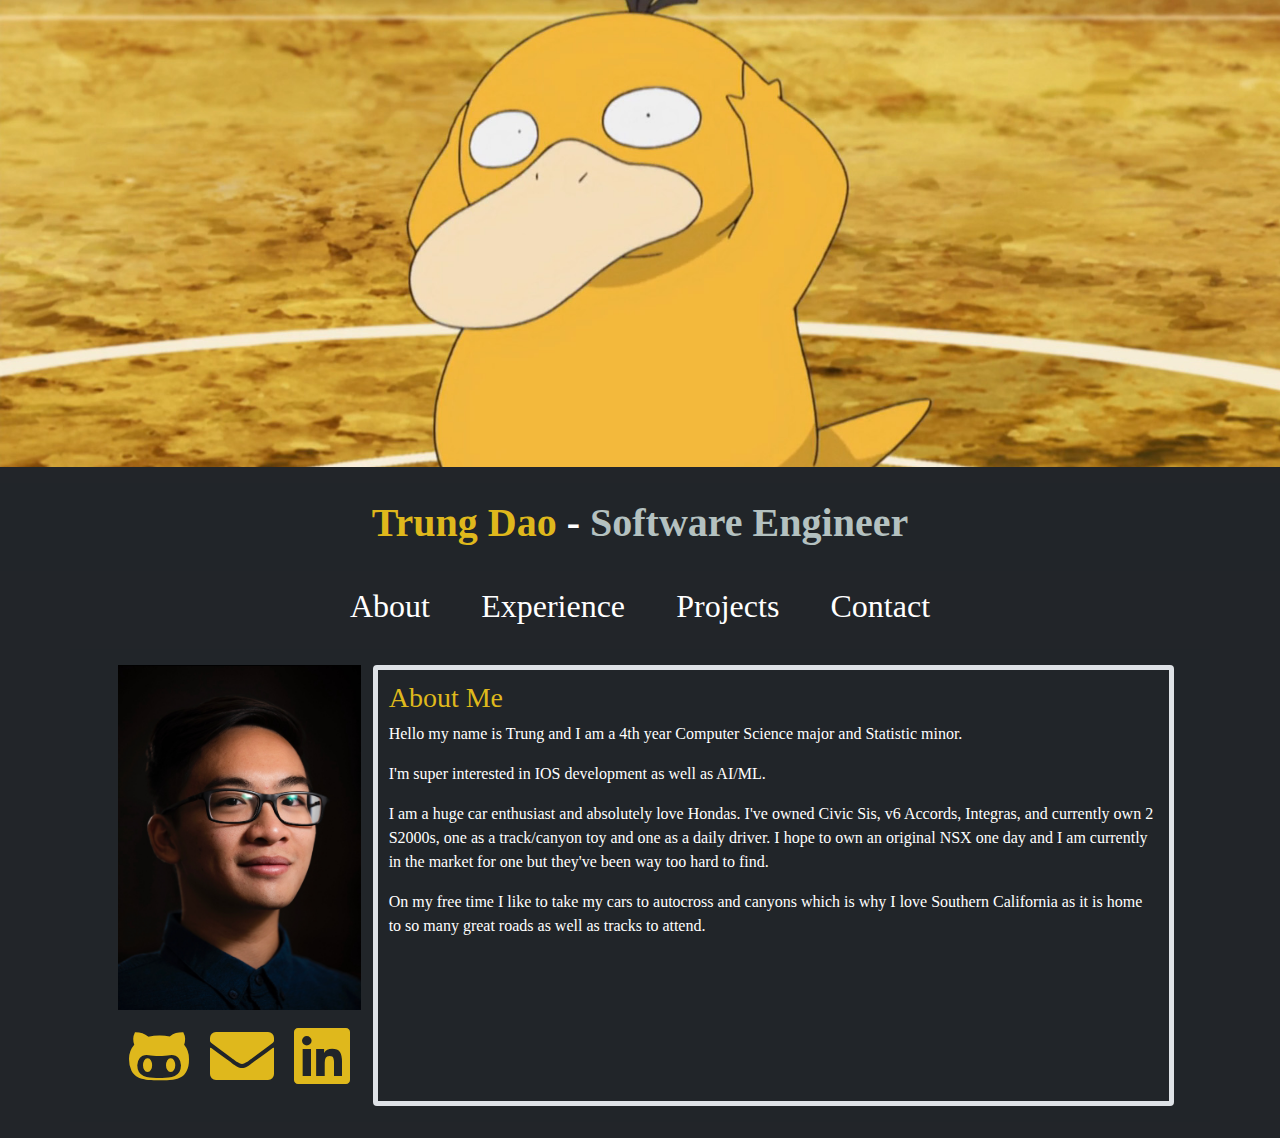
<file: index.html>
<!doctype html>
<html lang="en">

<!--
WRITTEN BY: Trung Dao
EMAIL: Trungmd@uci.edu
-->

<head>
  <meta charset="utf-8">
  <meta name="author" content="Your name here">
  <meta name="description" content="description of your page">
   <!-- you would link to an external stylesheet here! -->
   <meta name="viewport" content="width=device-width, initial-scale=1">
    <link href="bootstrap/css/bootstrap.min.css" rel="stylesheet">
    <link href="styles.css" rel="stylesheet">
    <link rel="stylesheet" href="styles.css">
    <link rel="stylesheet" href="https://use.fontawesome.com/releases/v5.14.0/css/all.css" crossorigin="anonymous">

  <title>Trung's Portfolio</title>
</head>

  <body style="background-color:#222529;">
    <div class="has-bg-img text-center" >
        <img class="img-fluid" src="psy2.jpg" alt="Psyduck Pokemon">
    </div>

    <div class="bg-dark py-3 my-3">
        <div class="text-center">
        <h1><span style="color:#dfb81c">Trung Dao</span><span style="color:#ffffff"> - </span><span style="color:#b4c1c0">Software Engineer</span></h1>
        </div>
    </div>

    <div class="row text-center">
      <h2><span class="navlink" onclick="window.location='index.html'">About</span><span class="navlink" onclick="window.location='experience.html'">Experience</span><span class="navlink" onclick="window.location='project.html'">Projects</span><span class="navlink" onclick="window.location='connect.html'">Contact</span></h2> 
    </div>
    
    <div class="container-lg bg-dark py-3 my-3 px-5">
        <div class="row">
            <div class="col-md-3">
                <div class="has-bg-img" >
                    <img class="img-fluid" src="IMG_5753.jpg" alt="Trung Dao">
                </div>

                <div class="text-center">
                  <a href="https://github.com/101Daomations" class="text-decoration-none title-icons fa-4x divIcons">
                    <em class="fab fa-github-alt" title="Github Link"></em> 
                  </a>
                  <a href="mailto:trungmd@uci.edu" class="text-decoration-none title-icons fa-4x divIcons">
                    <em class="fas fa-envelope" title="Email Link"></em> 
                  </a>
                  <a href="https://www.linkedin.com/in/trungmd/" class="text-decoration-none title-icons fa-4x divIcons">
                    <em class="fab fa-linkedin" title="Linkedin Link"></em> 
                  </a>
                </div>
            </div>

            <div class="col-md-9 border border-5 rounded mainText container-fluid">
              <h3><span style="color:#dfb81c">About Me</span></h3>
                <p>Hello my name is Trung and I am a 4th year
                Computer Science major and Statistic minor.</p>
                <p>I'm super interested in IOS development as well as AI/ML.</p>
                <p>I am a huge car enthusiast and absolutely love Hondas. I've owned Civic Sis, v6 Accords, Integras, and 
                  currently own 2 S2000s, one as a track/canyon toy and one as a daily driver. I hope to own an original NSX 
                  one day and I am currently in the market for one but they've been way too hard to find. </p>
                <p>On my free time I like to take my cars to autocross and canyons which is why I love Southern 
                  California as it is home to so many great roads as well as tracks to attend.
                </p>
            </div>
        </div>
    </div>

    
    

    <!-- Option 1: Bootstrap Bundle with Popper -->
    <script src="bootstrap/js/bootstrap.bundle.min.js"></script>

  </body>
</html>
</file>
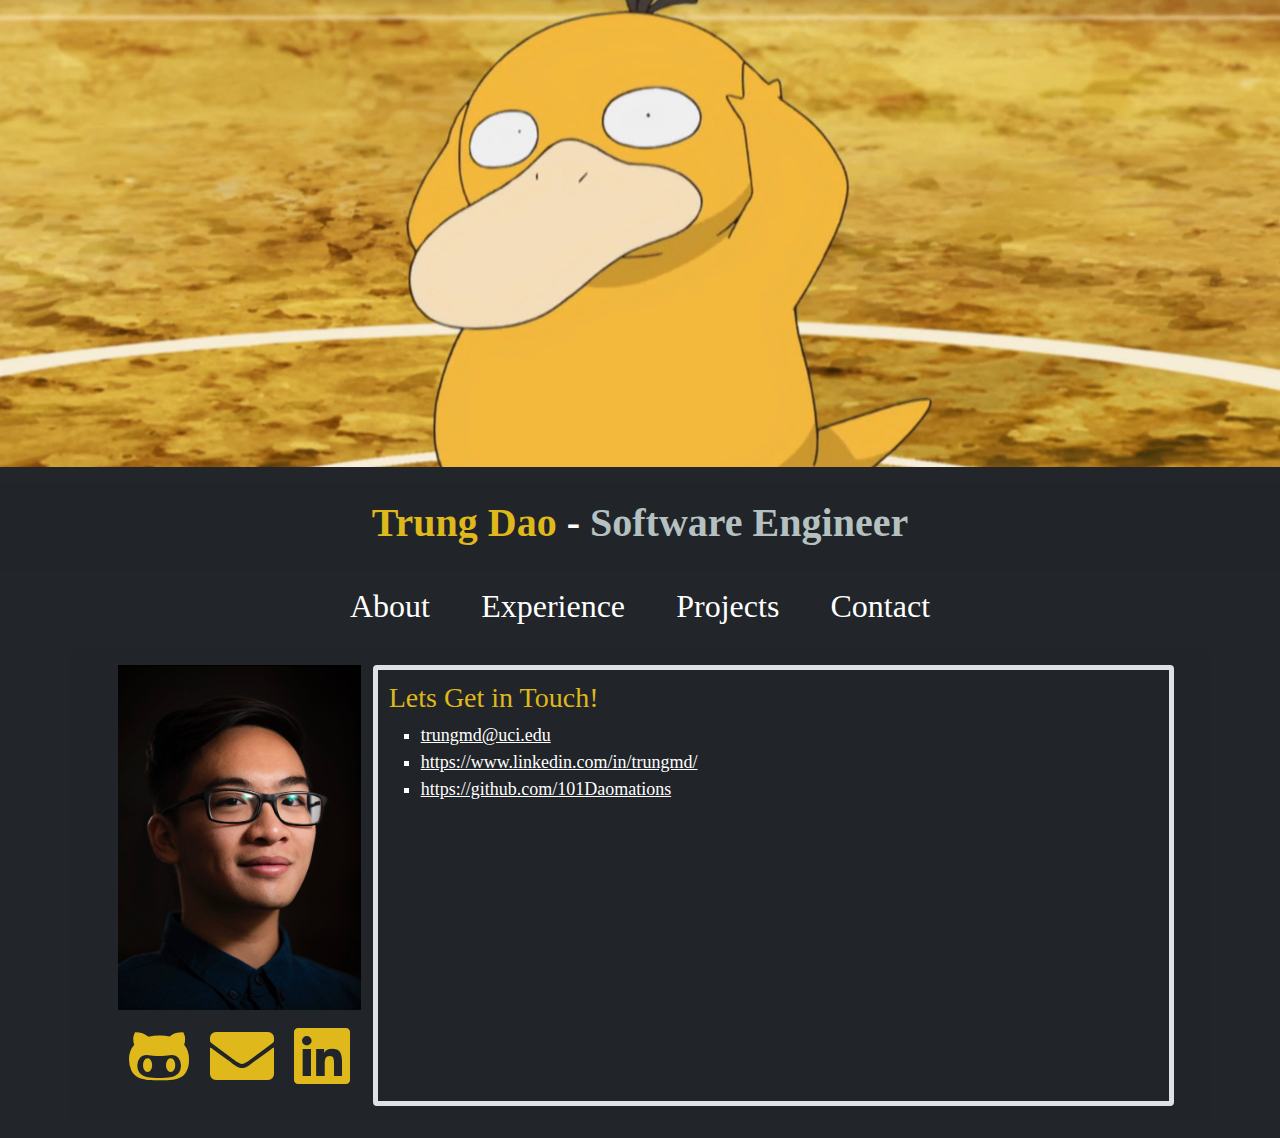
<file: connect.html>
<!doctype html>
<html lang="en">

<!--
WRITTEN BY: Trung Dao
EMAIL: Trungmd@uci.edu
-->

<head>
  <meta charset="utf-8">
  <meta name="author" content="Your name here">
  <meta name="description" content="description of your page">
   <!-- you would link to an external stylesheet here! -->
   <meta name="viewport" content="width=device-width, initial-scale=1">
    <link href="bootstrap/css/bootstrap.min.css" rel="stylesheet">
    <link href="styles.css" rel="stylesheet">
    <link rel="stylesheet" href="styles.css">
    <link rel="stylesheet" href="https://use.fontawesome.com/releases/v5.14.0/css/all.css" crossorigin="anonymous">


  <title>Trung's Portfolio</title>
</head>

  <body style="background-color:#222529;">
    <div class="has-bg-img" >
        <img class="img-fluid" src="psy2.jpg" alt="Psyduck Pokemon">
    </div>

    <div class="bg-dark py-3 my-3">
        <div class="text-center">
        <h1><span style="color:#dfb81c">Trung Dao</span><span style="color:#ffffff"> - </span><span style="color:#b4c1c0">Software Engineer</span></h1>
        </div>
    </div>

    <div class="row text-center">
            <h2><span class="navlink" onclick="window.location='index.html'">About</span><span class="navlink" onclick="window.location='experience.html'">Experience</span><span class="navlink" onclick="window.location='project.html'">Projects</span><span class="navlink" onclick="window.location='connect.html'">Contact</span></h2> 
    </div>
    
    <div class="container-lg bg-dark py-3 my-3 px-5">
        <div class="row">
            <div class="col-md-3">
                <div class="has-bg-img" >
                    <img class="img-fluid" src="IMG_5753.jpg" alt="Trung Dao">
                </div>

                <div class="text-center">
                    <a href="https://github.com/101Daomations" class="text-decoration-none title-icons fa-4x divIcons">
                      <em class="fab fa-github-alt"></em> 
                    </a>
                    <a href="mailto:trungmd@uci.edu" class="text-decoration-none title-icons fa-4x divIcons">
                      <em class="fas fa-envelope"></em> 
                    </a>
                    <a href="https://www.linkedin.com/in/trungmd/" class="text-decoration-none title-icons fa-4x divIcons">
                      <em class="fab fa-linkedin"></em> 
                    </a>
                  </div>
            </div>

            <div class="col-md-9 border border-5 rounded mainText">
                <h3><span style="color:#dfb81c">Lets Get in Touch!</span></h3>
                <ul>
                    <li><a href="mailto:trungmd@uci.edu">trungmd@uci.edu</a></li>
                    <li><a href="https://www.linkedin.com/in/trungmd/">https://www.linkedin.com/in/trungmd/</a></li>
                    <li><a href="https://github.com/101Daomations">https://github.com/101Daomations</a></li>
                </ul>
            </div>

        </div>
    </div>

    
    

    <!-- Option 1: Bootstrap Bundle with Popper -->
    <script src="bootstrap/js/bootstrap.bundle.min.js"></script>
</body>
</html>
</file>
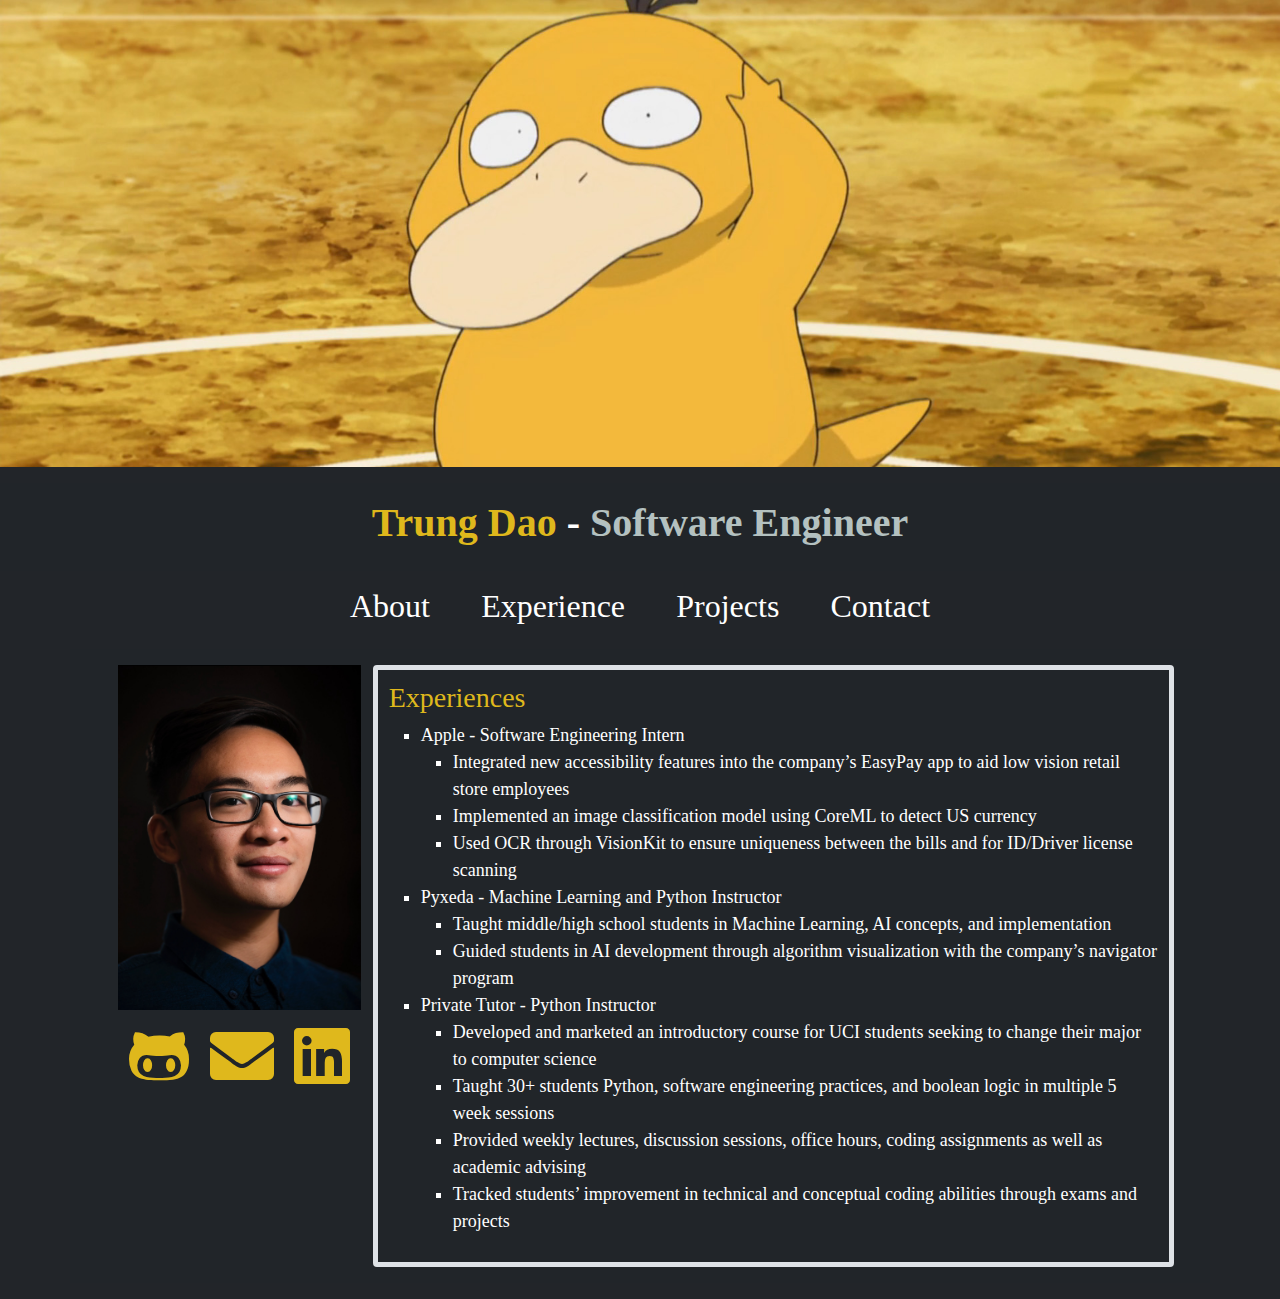
<file: experience.html>
<!doctype html>
<html lang="en">

<!--
WRITTEN BY: Trung Dao
EMAIL: trungmd@uci.edu
-->

<head>
  <meta charset="utf-8">
  <meta name="author" content="Your name here">
  <meta name="description" content="description of your page">
   <!-- you would link to an external stylesheet here! -->
   <meta name="viewport" content="width=device-width, initial-scale=1">
    <link href="bootstrap/css/bootstrap.min.css" rel="stylesheet">
    <link href="styles.css" rel="stylesheet">
    <link rel="stylesheet" href="styles.css">
    <link rel="stylesheet" href="https://use.fontawesome.com/releases/v5.14.0/css/all.css" crossorigin="anonymous">


  <title>Trung's Portfolio</title>
</head>

  <body style="background-color:#222529;">
    <div class="has-bg-img" >
        <img class="img-fluid" src="psy2.jpg" alt="Psyduck Pokemon">
    </div>

    <div class="bg-dark py-3 my-3">
        <div class="text-center">
        <h1><span style="color:#dfb81c">Trung Dao</span><span style="color:#ffffff"> - </span><span style="color:#b4c1c0">Software Engineer</span></h1>
        </div>
    </div>

    <div class="row text-center">
            <h2><span class="navlink" onclick="window.location='index.html'">About</span><span class="navlink" onclick="window.location='experience.html'">Experience</span><span class="navlink" onclick="window.location='project.html'">Projects</span><span class="navlink" onclick="window.location='connect.html'">Contact</span></h2> 
    </div>
    
    <div class="container-lg bg-dark py-3 my-3 px-5">
        <div class="row">
            <div class="col-md-3">
                <div class="has-bg-img" >
                    <img class="img-fluid" src="IMG_5753.jpg" alt="Trung Dao">
                </div>

                <div class="text-center">
                  <a href="https://github.com/101Daomations" class="text-decoration-none title-icons fa-4x divIcons">
                    <em class="fab fa-github-alt"></em> 
                  </a>
                  <a href="mailto:trungmd@uci.edu" class="text-decoration-none title-icons fa-4x divIcons">
                    <em class="fas fa-envelope"></em> 
                  </a>
                  <a href="https://www.linkedin.com/in/trungmd/" class="text-decoration-none title-icons fa-4x divIcons">
                    <em class="fab fa-linkedin"></em> 
                  </a>
                </div>
            </div>

            <div class="col-md-9 border border-5 rounded mainText">
              <h3><span style="color:#dfb81c">Experiences</span></h3>
                <ul>
                  <li>Apple - Software Engineering Intern 
                    <ul>
                      <li>Integrated new accessibility features into the company’s EasyPay app to aid low vision retail store employees</li>
                      <li>Implemented an image classification model using CoreML to detect US currency</li>
                      <li>Used OCR through VisionKit to ensure uniqueness between the bills and for ID/Driver license scanning</li>
                    </ul>
                  </li>
                  <li>Pyxeda - Machine Learning and Python Instructor
                    <ul>
                      <li>Taught middle/high school students in Machine Learning, AI concepts, and implementation</li>
                      <li>Guided students in AI development through algorithm visualization with the company’s navigator program</li>
                    </ul>
                  </li>
                  <li>Private Tutor - Python Instructor
                    <ul>
                      <li>Developed and marketed an introductory course for UCI students seeking to change their major to computer science</li>
                      <li>Taught 30+ students Python, software engineering practices, and boolean logic in multiple 5 week sessions</li>
                      <li>Provided weekly lectures, discussion sessions, office hours, coding assignments as well as academic advising</li>
                      <li>Tracked students’ improvement in technical and conceptual coding abilities through exams and projects</li>
                    </ul>
                  </li>
                </ul>
          </div>
        </div>
    </div>

    
    

    <!-- Option 1: Bootstrap Bundle with Popper -->
    <script src="bootstrap/js/bootstrap.bundle.min.js"></script>

  </body>
</html>
</file>
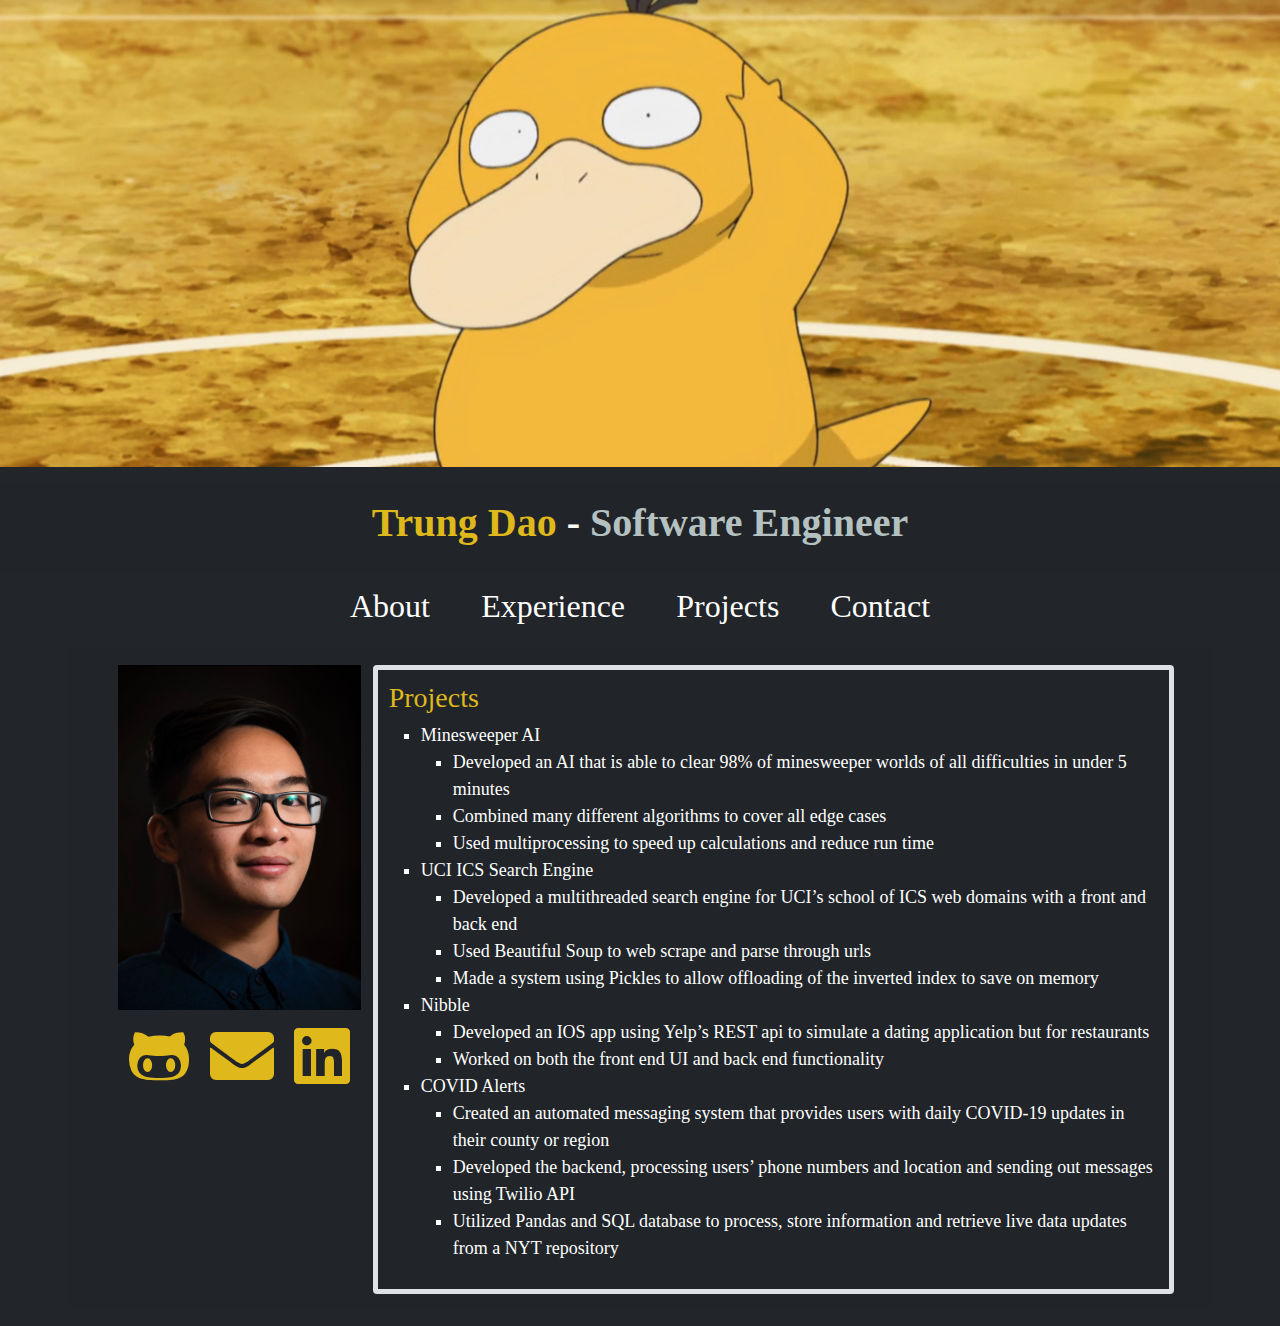
<file: project.html>
<!doctype html>
<html lang="en">

<!--
WRITTEN BY: Trung Dao
EMAIL: Trungmd@uci.edu
-->

<head>
  <meta charset="utf-8">
  <meta name="author" content="Your name here">
  <meta name="description" content="description of your page">
   <!-- you would link to an external stylesheet here! -->
   <meta name="viewport" content="width=device-width, initial-scale=1">
    <link href="bootstrap/css/bootstrap.min.css" rel="stylesheet">
    <link href="styles.css" rel="stylesheet">
    <link rel="stylesheet" href="styles.css">
    <link rel="stylesheet" href="https://use.fontawesome.com/releases/v5.14.0/css/all.css" crossorigin="anonymous">


  <title>Trung's Portfolio</title>
</head>

  <body style="background-color:#222529;">
    <div class="has-bg-img" >
        <img class="img-fluid" src="psy2.jpg" alt="Psyduck Pokemon">
    </div>

    <div class="bg-dark py-3 my-3">
        <div class="text-center">
        <h1><span style="color:#dfb81c">Trung Dao</span><span style="color:#ffffff"> - </span><span style="color:#b4c1c0">Software Engineer</span></h1>
        </div>
    </div>

    <div class="row text-center">
        <h2><span class="navlink" onclick="window.location='index.html'">About</span><span class="navlink" onclick="window.location='experience.html'">Experience</span><span class="navlink" onclick="window.location='project.html'">Projects</span><span class="navlink" onclick="window.location='connect.html'">Contact</span></h2> 
    </div>
    
    <div class="container-lg bg-dark py-3 my-3 px-5">
        <div class="row">
            <div class="col-md-3">
                <div class="has-bg-img" >
                    <img class="img-fluid" src="IMG_5753.jpg" alt="Trung Dao">
                </div>

                <div class="text-center">
                    <a href="https://github.com/101Daomations" class="text-decoration-none title-icons fa-4x divIcons">
                      <em class="fab fa-github-alt"></em> 
                    </a>
                    <a href="mailto:trungmd@uci.edu" class="text-decoration-none title-icons fa-4x divIcons">
                      <em class="fas fa-envelope"></em> 
                    </a>
                    <a href="https://www.linkedin.com/in/trungmd/" class="text-decoration-none title-icons fa-4x divIcons">
                      <em class="fab fa-linkedin"></em> 
                    </a>
                </div>
            </div>

            <div class="col-md-9 border border-5 rounded mainText">
                <h3><span style="color:#dfb81c">Projects</span></h3>
                    <ul>
                    <li>Minesweeper AI 
                        <ul>
                        <li>Developed an AI that is able to clear 98% of minesweeper worlds of all difficulties in under 5 minutes</li>
                        <li>Combined many different algorithms to cover all edge cases</li>
                        <li>Used multiprocessing to speed up calculations and reduce run time</li>
                        </ul>
                    </li>
                    <li>UCI ICS Search Engine
                        <ul>
                        <li>Developed a multithreaded search engine for UCI’s school of ICS web domains with a front and back end</li>
                        <li>Used Beautiful Soup to web scrape and parse through urls</li>
                        <li>Made a system using Pickles to allow offloading of the inverted index to save on memory</li>
                        </ul>
                    </li>
                    <li>Nibble
                        <ul>
                        <li>Developed an IOS app using Yelp’s REST api to simulate a dating application but for restaurants</li>
                        <li>Worked on both the front end UI and back end functionality</li>
                        </ul>
                    </li>
                    <li>COVID Alerts
                        <ul>
                        <li>Created an automated messaging system that provides users with daily COVID-19 updates in their county or region</li>
                        <li>Developed the backend, processing users’ phone numbers and location and sending out messages using Twilio API</li>
                        <li>Utilized Pandas and SQL database to process, store information and retrieve live data updates from a NYT repository</li>
                        </ul>
                    </li>
                    </ul>
            </div>
        </div>
    </div>

    
    

    <!-- Option 1: Bootstrap Bundle with Popper -->
    <script src="bootstrap/js/bootstrap.bundle.min.js"></script>

  </body>
</html>
</file>
<file: styles.css>
html{
    font-family: 'Times New Roman', Times, serif;
  }

h1, h2, h3, h4, ul, p{
font-family: 'Comic Sans MS', 'Comic Sans', 'Times New Roman', Times, serif;
}

h1 {
    font-weight: bolder;
}

.mainMargin {
    margin: 5%;
}

.nameHeader {
    font-size: large;
    font-weight: bold;
}
.navlink {
    margin-left: 2%;
    margin-right: 2%;
    color: #ffffff;
}

.mainText {
    padding: 1%; 
}

.navlink:hover {
    color: #dfb81c;
}

a {
    color:#ffffff;
}

a:hover {
    color: #dfb81c;
}

.divIcons {
    color: #dfb81c;
}

.divIcons:hover {
    color:#ffffff;
}

p, li, h3 { 
    color:#ffffff;
}

ul {
    font-size: large;
    list-style-type: square;
}
</file>
